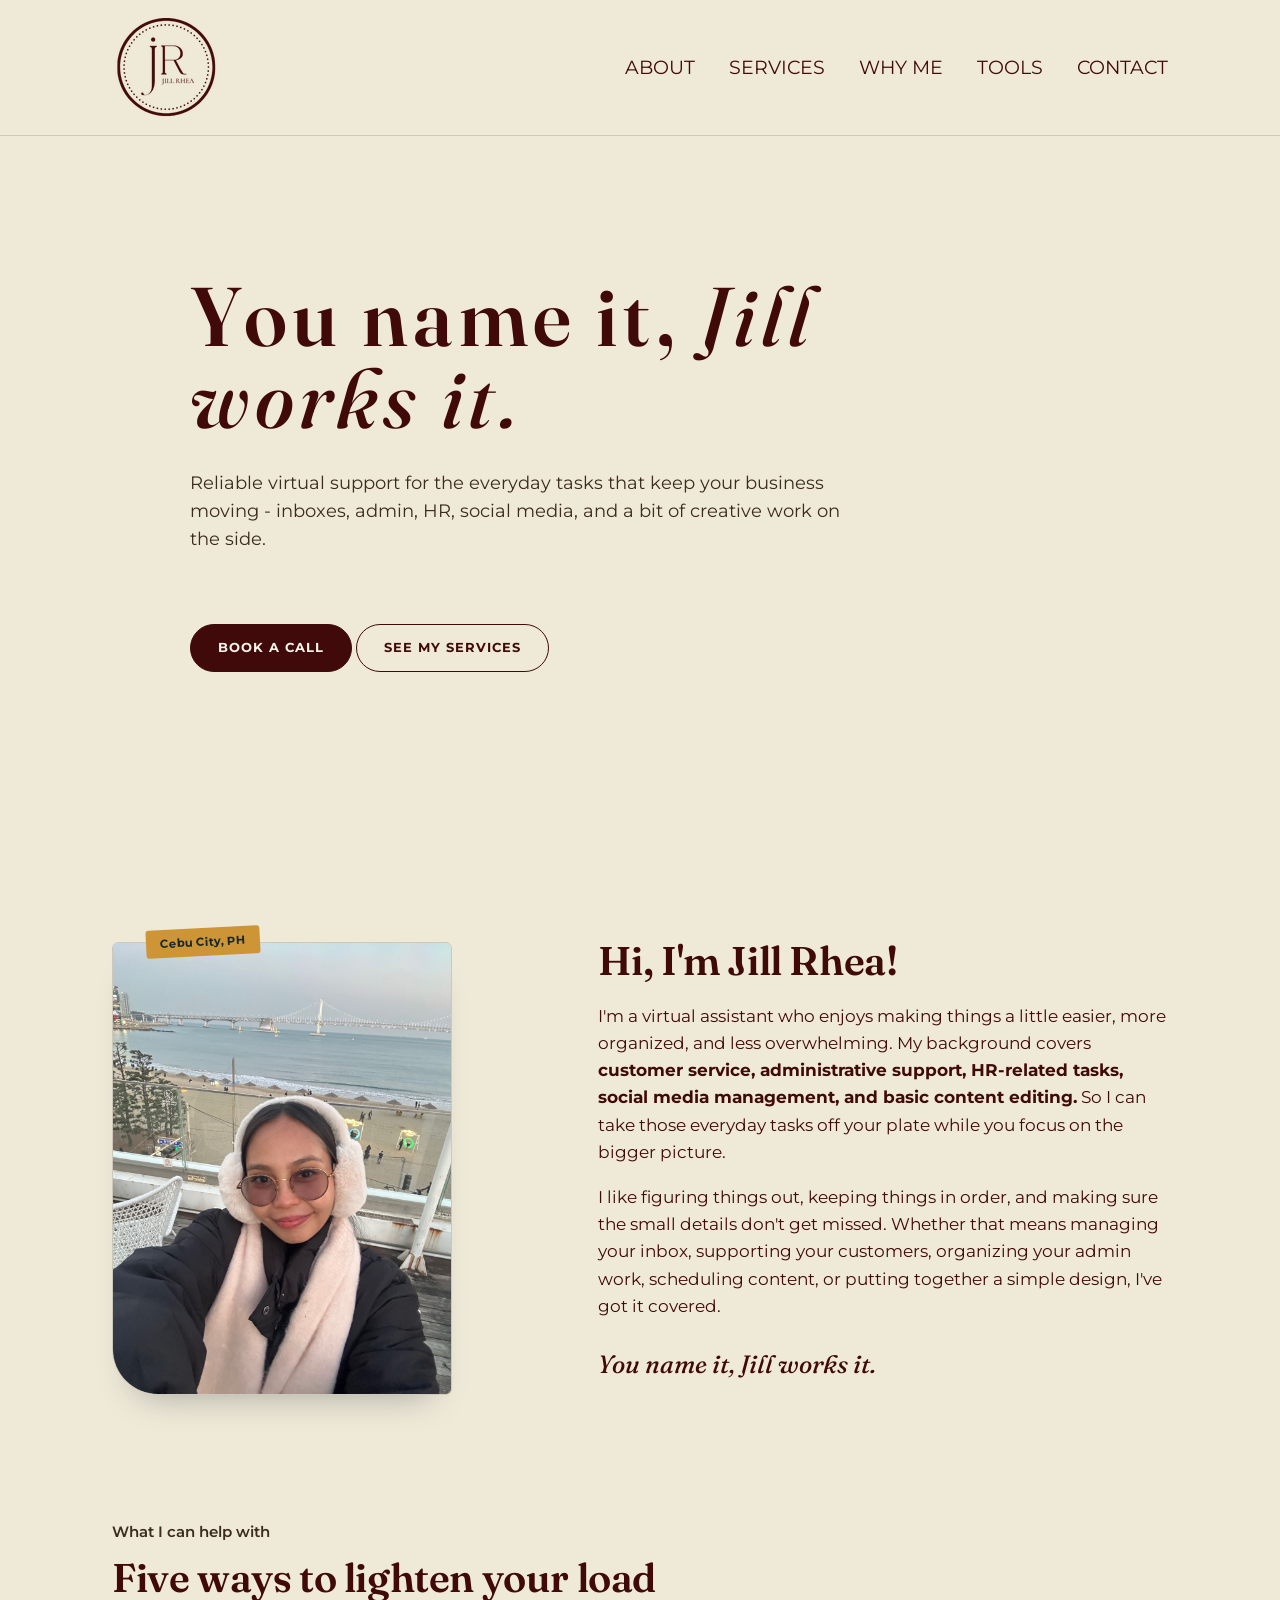
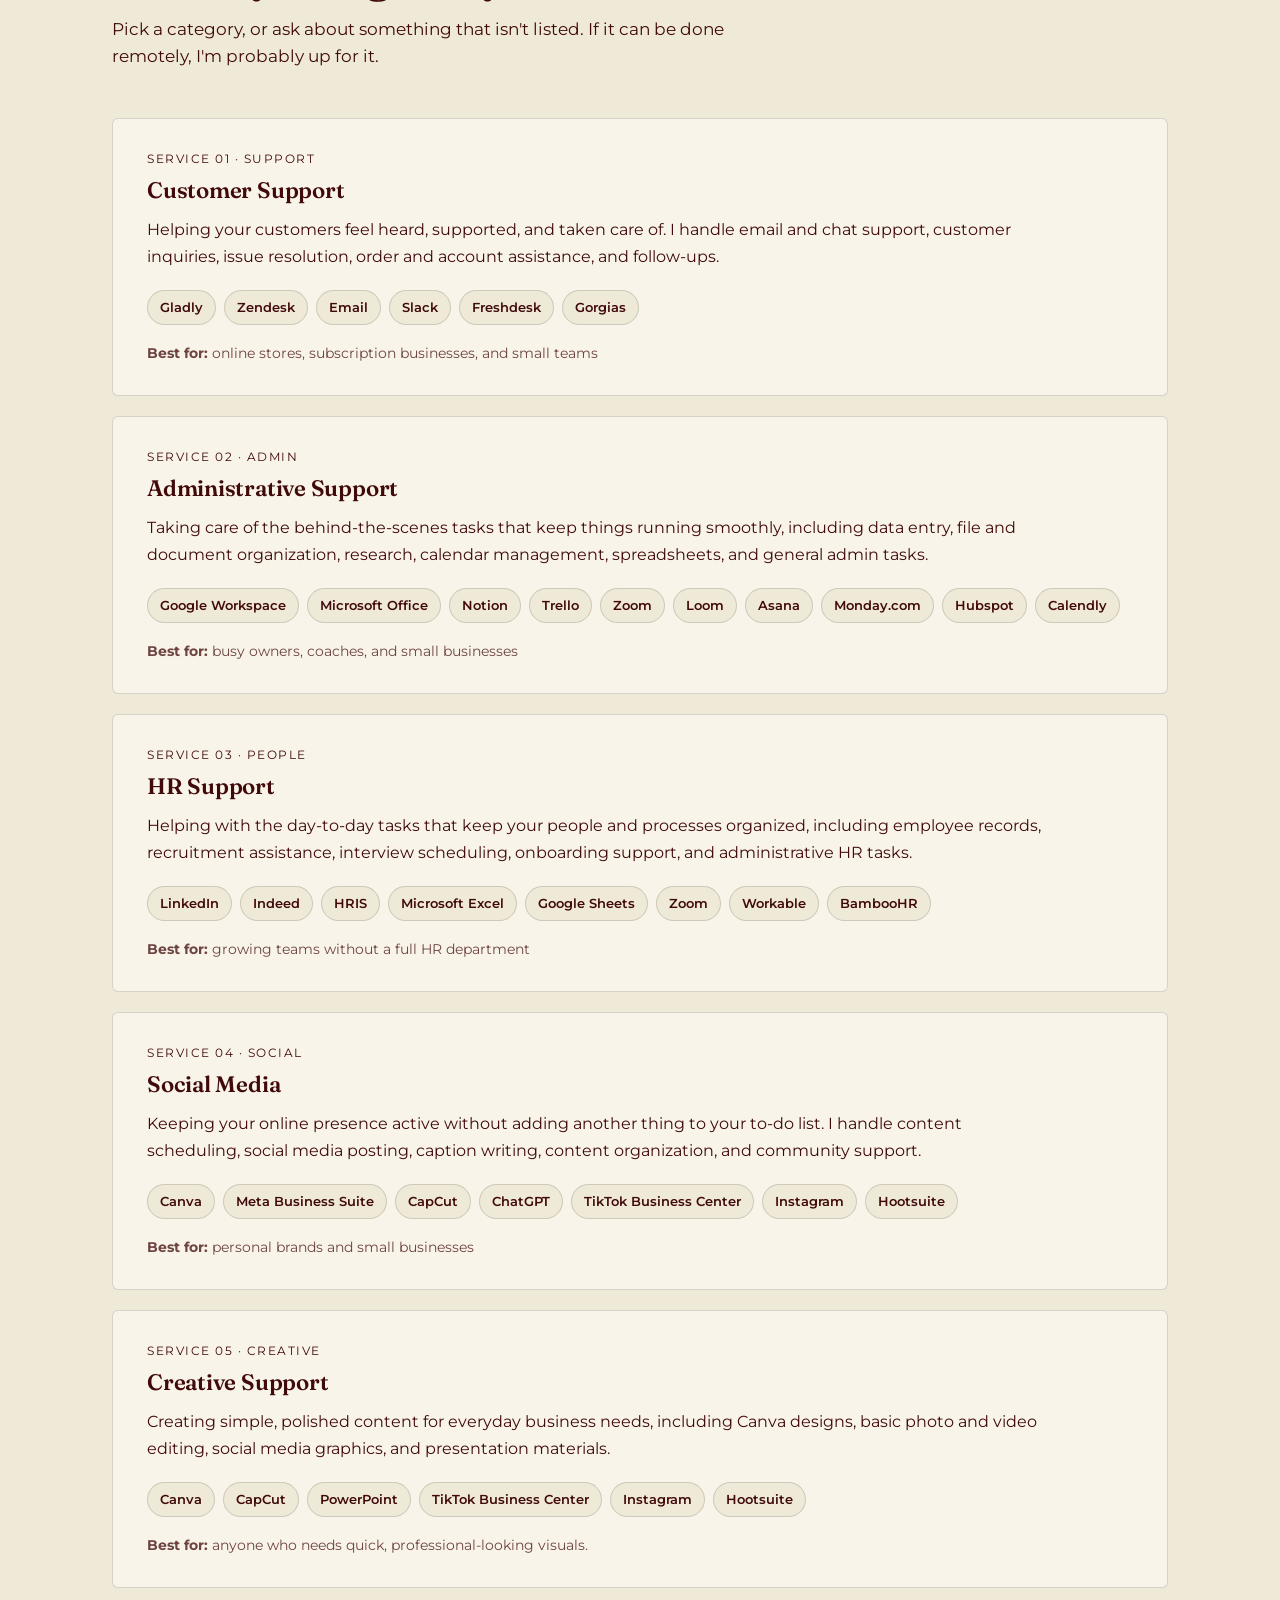
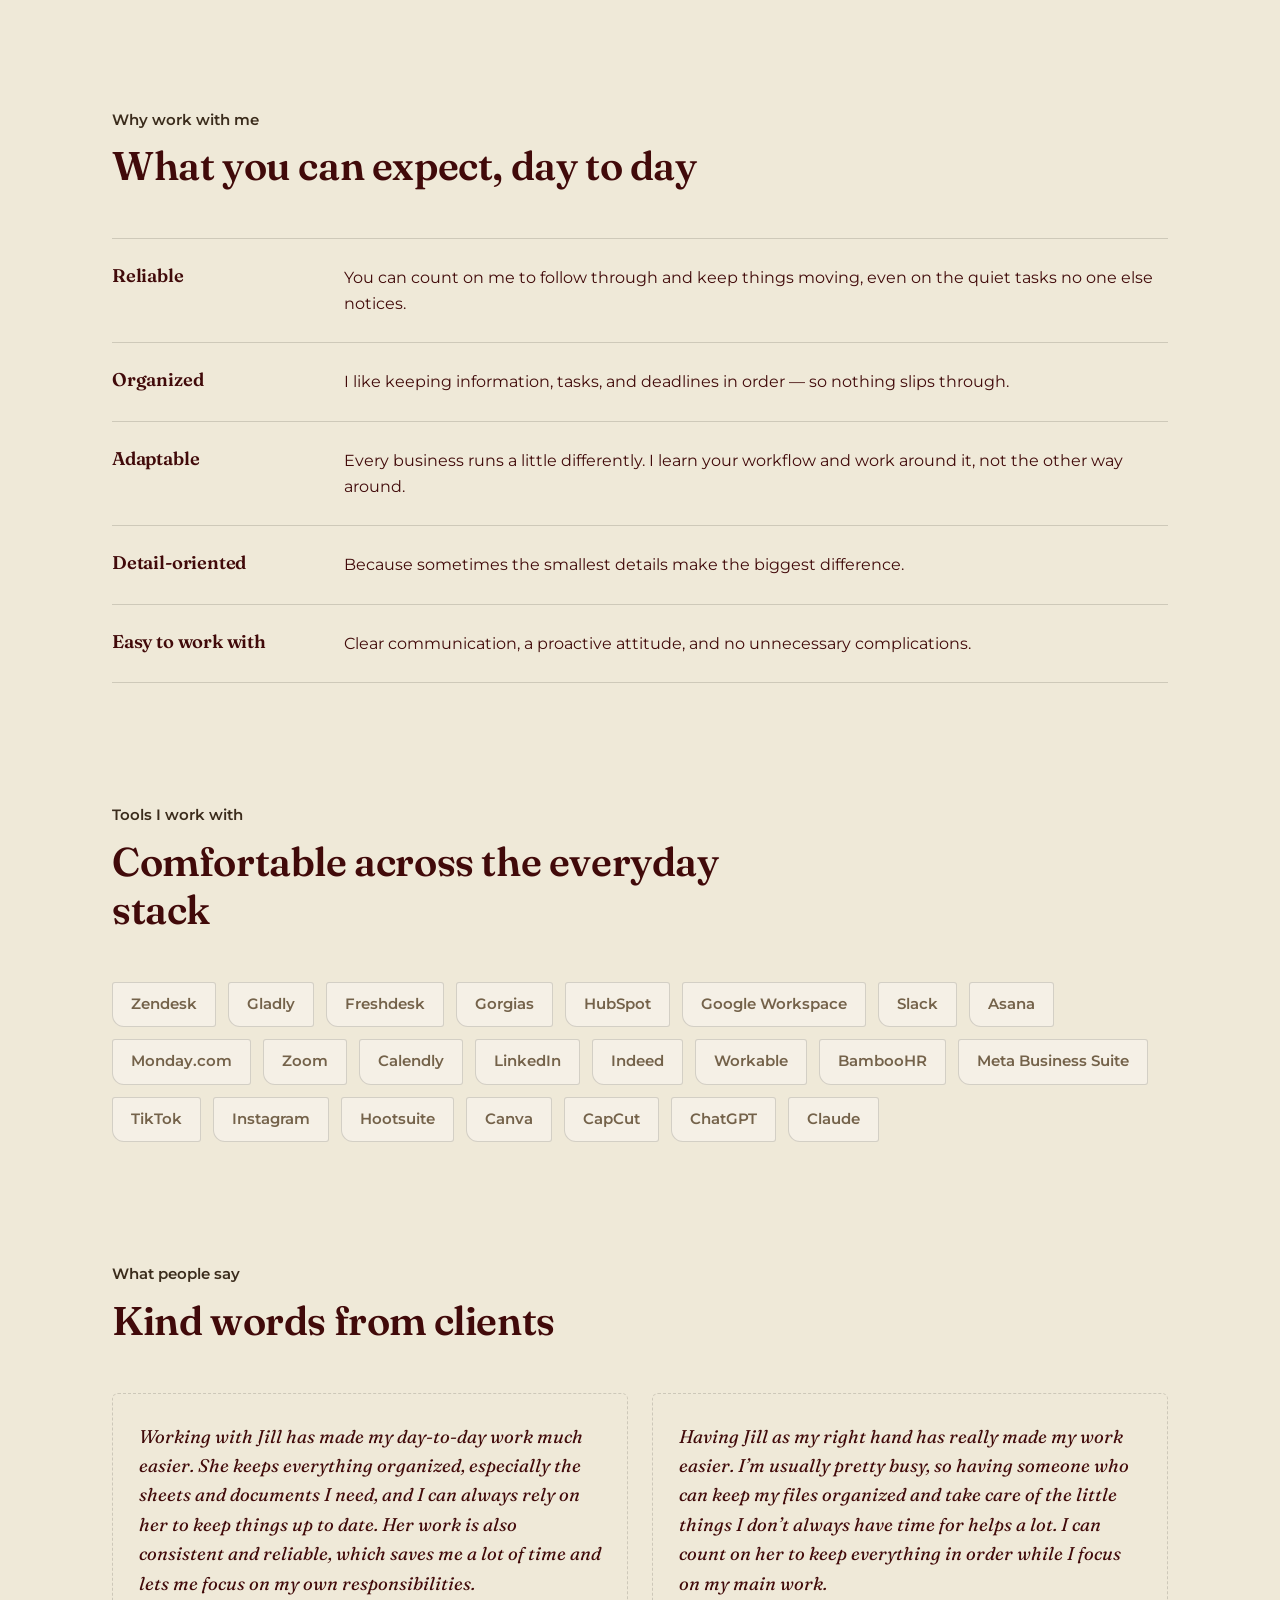
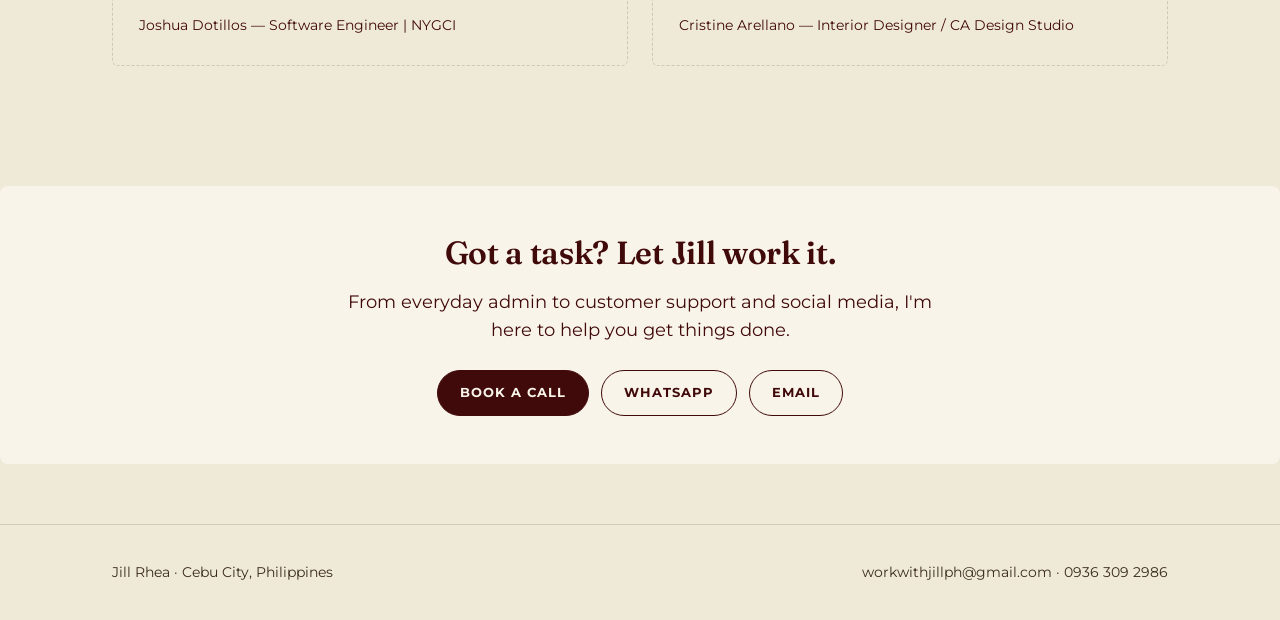
<file: index.html>
<!DOCTYPE html>
<html lang="en">

<head>
    <meta charset="UTF-8">
    <meta name="viewport" content="width=device-width, initial-scale=1.0">
    <title>Jill Rhea</title>

    <!-- Favicons -->
    <link href="Content/assets/img/favicon.png" rel="icon">
    <link href="Content/assets/img/apple-touch-icon.png" rel="apple-touch-icon">

    <!-- Fonts -->
    <link rel="preconnect" href="https://fonts.googleapis.com">
    <link rel="preconnect" href="https://fonts.gstatic.com" crossorigin>
    <link
        href="https://fonts.googleapis.com/css2?family=Fraunces:ital,opsz,wght@0,9..144,300;0,9..144,450;0,9..144,600;0,9..144,700;1,9..144,500&family=Inter:wght@400;500;600;700&display=swap"
        rel="stylesheet">
    <link
        href="https://fonts.googleapis.com/css2?family=Montserrat:ital,wght@0,100..900;1,100..900&family=Poppins:ital,wght@0,100;0,200;0,300;0,400;0,500;0,600;0,700;0,800;0,900;1,100;1,200;1,300;1,400;1,500;1,600;1,700;1,800;1,900&display=swap"
        rel="stylesheet">

    <!-- Vendor CSS -->
    <link href="Content/assets/vendor/bootstrap/css/bootstrap.min.css" rel="stylesheet">
    <link href="Content/assets/vendor/bootstrap-icons/bootstrap-icons.css" rel="stylesheet">
    <link href="Content/assets/vendor/aos/aos.css" rel="stylesheet">
    <link href="Content/assets/vendor/glightbox/css/glightbox.min.css" rel="stylesheet">
    <link href="Content/assets/vendor/swiper/swiper-bundle.min.css" rel="stylesheet">

    <!-- Main CSS -->
    <link href="Content/assets/css/main.css" rel="stylesheet">
</head>

<body>

    <!-- Header -->
    <header class="site">
        <nav class="nav"> <span class="logo-name"> <a href="#"><img src="./Content/assets/img/logo.png" alt="logo"
                    class="img-fluid"></a> </span> <input type="checkbox" id="nav-toggle"> <label for="nav-toggle"
                class="burger"> <span></span> <span></span> <span></span>
            </label>
            <ul class="navlinks">
                <li><a href="#about">About</a></li>
                <li><a href="#services">Services</a></li>
                <li><a href="#why">Why me</a></li>
                <li><a href="#tools">Tools</a></li>
                <li><a href="#contact">Contact</a></li>
            </ul>
        </nav>
    </header>

    <main id="top">
        <!-- Hero Section -->
        <section class="hero">
            <div class="container">
                <div class="hero-content">
                    <h1> You name it, <em>Jill<br> works it.</em> </h1>
                    <p class="lede"> Reliable virtual support for the everyday tasks that keep your business moving -
                        inboxes, admin, HR, social media, and a bit of creative work on the side. </p>
                    <a href="https://calendar.app.google/up792wfRcFmNSrAy9" target="_blank" class="btn btn-primary">Book a Call</a>
                    <a href="#services" class="btn btn-secondary">See my Services</a>
                </div>
            </div>
        </section>
        <!-- End Hero Section -->

        <!-- About Section -->
        <section class="about" id="about">
            <div class="wrap">
                <div class="photo-frame"> <span class="pin">Cebu City, PH</span> <img
                        src="./Content/assets/img/profile-img.png" alt="Jill Rhea Arnaiz"> </div>
                <div>
                    <h2>Hi, I'm Jill Rhea!</h2>
                    
                    <p> I'm a virtual assistant who enjoys making things a little easier, more organized, and less overwhelming. My
                        background covers <strong>customer service, administrative support, HR-related tasks, social media management, and basic
                        content editing.</strong> So I can take those everyday tasks off your plate while you focus on the bigger picture. </p>
                    <p> I like figuring things out, keeping things in order, and making sure the small details don't get missed. Whether
                        that means managing your inbox, supporting your customers, organizing your admin work, scheduling content, or
                        putting together a simple design, I've got it covered. </p>
                    <p class="lead-line"> <em>You name it, Jill works it.</em> </p>
                    </div>
            </div>
        </section>
        <!-- End About Section -->

        <!-- Services Section -->
        <section id="services">
            <div class="wrap">

                <div class="section-head">
                    <div class="kicker">What I can help with</div>
                    <h2>Five ways to lighten your load</h2>
                    <p>
                        Pick a category, or ask about something that isn't listed.
                        If it can be done remotely, I'm probably up for it.
                    </p>
                </div>

                <div class="services-list">

                    <!-- Service 01 -->
                    <div class="sv">
                        <span class="k">Service 01 · Support</span>

                        <h3>Customer Support</h3>

                        <p>
                            Helping your customers feel heard, supported, and taken care of.
                            I handle email and chat support, customer inquiries, issue resolution,
                            order and account assistance, and follow-ups.
                        </p>

                        <ul class="chips">
                            <li>Gladly</li>
                            <li>Zendesk</li>
                            <li>Email</li>
                            <li>Slack</li>
                            <li>Freshdesk</li>
                            <li>Gorgias</li>
                        </ul>

                        <p class="best">
                            <b>Best for:</b> online stores, subscription businesses, and small teams
                        </p>
                    </div>

                    <!-- Service 02 -->
                    <div class="sv">
                        <span class="k">Service 02 · Admin</span>

                        <h3>Administrative Support</h3>

                        <p>
                            Taking care of the behind-the-scenes tasks that keep things running
                            smoothly, including data entry, file and document organization,
                            research, calendar management, spreadsheets, and general admin tasks.
                        </p>

                        <ul class="chips">
                            <li>Google Workspace</li>
                            <li>Microsoft Office</li>
                            <li>Notion</li>
                            <li>Trello</li>
                            <li>Zoom</li>
                            <li>Loom</li>
                            <li>Asana</li>
                            <li>Monday.com</li>
                            <li>Hubspot</li>
                            <li>Calendly</li>
                        </ul>

                        <p class="best">
                            <b>Best for:</b> busy owners, coaches, and small businesses
                        </p>
                    </div>

                    <!-- Service 03 -->
                    <div class="sv">
                        <span class="k">Service 03 · People</span>

                        <h3>HR Support</h3>

                        <p>
                            Helping with the day-to-day tasks that keep your people and processes
                            organized, including employee records, recruitment assistance,
                            interview scheduling, onboarding support, and administrative HR tasks.
                        </p>

                        <ul class="chips">
                            <li>LinkedIn</li>
                            <li>Indeed</li>
                            <li>HRIS</li>
                            <li>Microsoft Excel</li>
                            <li>Google Sheets</li>
                            <li>Zoom</li>
                            <li>Workable</li>
                            <li>BambooHR</li>
                        </ul>

                        <p class="best">
                            <b>Best for:</b> growing teams without a full HR department
                        </p>
                    </div>

                    <!-- Service 04 -->
                    <div class="sv">
                        <span class="k">Service 04 · Social</span>

                        <h3>Social Media</h3>

                        <p>
                            Keeping your online presence active without adding another thing
                            to your to-do list. I handle content scheduling, social media posting,
                            caption writing, content organization, and community support.
                        </p>

                        <ul class="chips">
                            <li>Canva</li>
                            <li>Meta Business Suite</li>
                            <li>CapCut</li>
                            <li>ChatGPT</li>
                            <li>TikTok Business Center</li>
                            <li>Instagram</li>
                            <li>Hootsuite</li>
                        </ul>

                        <p class="best">
                            <b>Best for:</b> personal brands and small businesses
                        </p>
                    </div>

                    <!-- Service 05 -->
                    <div class="sv">
                        <span class="k">Service 05 · Creative</span>

                        <h3>Creative Support</h3>

                        <p>
                            Creating simple, polished content for everyday business needs,
                            including Canva designs, basic photo and video editing,
                            social media graphics, and presentation materials.
                        </p>

                        <ul class="chips">
                            <li>Canva</li>
                            <li>CapCut</li>
                            <li>PowerPoint</li>
                            <li>TikTok Business Center</li>
                            <li>Instagram</li>
                            <li>Hootsuite</li>
                        </ul>

                        <p class="best">
                            <b>Best for:</b> anyone who needs quick, professional-looking visuals.
                        </p>
                    </div>

                </div>

            </div>
        </section>
        <!-- End Services Section -->

        <!-- Why Section -->
        <section id="why">
            <div class="wrap">
                <div class="section-head">
                    <div class="kicker">Why work with me</div>
                    <h2>What you can expect, day to day</h2>
                </div>
                <div class="why-list">
                    <div class="why-item">
                        <h3>Reliable</h3>
                        <p> You can count on me to follow through and keep things moving, even on the quiet tasks no one
                            else notices. </p>
                    </div>
                    <div class="why-item">
                        <h3>Organized</h3>
                        <p> I like keeping information, tasks, and deadlines in order — so nothing slips through. </p>
                    </div>
                    <div class="why-item">
                        <h3>Adaptable</h3>
                        <p> Every business runs a little differently. I learn your workflow and work around it, not the
                            other way around. </p>
                    </div>
                    <div class="why-item">
                        <h3>Detail-oriented</h3>
                        <p> Because sometimes the smallest details make the biggest difference. </p>
                    </div>
                    <div class="why-item">
                        <h3>Easy to work with</h3>
                        <p> Clear communication, a proactive attitude, and no unnecessary complications. </p>
                    </div>
                </div>
            </div>
        </section>
        <!-- End Why Section -->

        <!-- Tools Section -->
        <section id="tools">
            <div class="wrap">
                <div class="section-head">
                    <div class="kicker">Tools I work with</div>
                    <h2>Comfortable across the everyday stack</h2>
                </div>
                <div class="tools-wrap">
                    <span class="tool-chip">Zendesk</span>
                    <span class="tool-chip">Gladly</span>
                    <span class="tool-chip">Freshdesk</span>
                    <span class="tool-chip">Gorgias</span>
                    <span class="tool-chip">HubSpot</span>
                    <span class="tool-chip">Google Workspace</span>
                    <span class="tool-chip">Slack</span>
                    <span class="tool-chip">Asana</span>
                    <span class="tool-chip">Monday.com</span>
                    <span class="tool-chip">Zoom</span>
                    <span class="tool-chip">Calendly</span>
                    <span class="tool-chip">LinkedIn</span>
                    <span class="tool-chip">Indeed</span>
                    <span class="tool-chip">Workable</span>
                    <span class="tool-chip">BambooHR</span>
                    <span class="tool-chip">Meta Business Suite</span>
                    <span class="tool-chip">TikTok</span>
                    <span class="tool-chip">Instagram</span>
                    <span class="tool-chip">Hootsuite</span>
                    <span class="tool-chip">Canva</span>
                    <span class="tool-chip">CapCut</span>
                    <span class="tool-chip">ChatGPT</span>
                    <span class="tool-chip">Claude</span>
                </div>
            </div>
        </section>
        <!-- End Tools Section -->

        <!-- Testimonials Section -->
        <section id="testimonials">
            <div class="wrap">
                <div class="section-head">
                    <div class="kicker">What people say</div>
                    <h2>Kind words from clients</h2>
                </div>
                <div class="testi-grid">
                    <div class="testi-card">
                        <p class="quote"> Working with Jill has made my day-to-day work much easier. She keeps everything organized, especially
                            the sheets and documents I need, and I can always rely on her to keep things up to date. Her work is also
                            consistent and reliable, which saves me a lot of time and lets me focus on my own responsibilities. </p>
                        <div class="who"> Joshua Dotillos — Software Engineer | NYGCI </div>
                    </div>
                    <div class="testi-card">
                        <p class="quote"> Having Jill as my right hand has really made my work easier. I’m usually pretty busy, so having
                            someone who can keep my files organized and take care of the little things I don’t always have time for helps a lot.
                            I can count on her to keep everything in order while I focus on my main work. </p>
                        <div class="who"> Cristine Arellano — Interior Designer / CA Design Studio </div>
                    </div>
                </div>
            </div>
        </section>
        <!-- End Testimonials Section -->

        <!-- Final CTA Section -->
        <!-- Final CTA Section -->
        <section class="final-cta" id="contact">
            <div class="cta">
                <h2>Got a task? Let Jill work it.</h2>

                <p>
                    From everyday admin to customer support and social media,
                    I'm here to help you get things done.
                </p>

                <div class="row">
                    <a class="btn"
                    href="https://calendar.app.google/up792wfRcFmNSrAy9"
                    target="_blank">
                        Book a call
                    </a>

                    <a class="btn alt"
                    href="https://wa.me/639363092986"
                    target="_blank">
                        WhatsApp
                    </a>

                    <a class="btn alt"
                    href="mailto:workwithjillph@gmail.com">
                        Email
                    </a>
                </div>
            </div>
        </section>
        <!-- End Final CTA Section -->
    </main>

    <!-- Footer -->
    <footer style="background: var(--paper);">
        <div class="wrap"> <span> Jill Rhea · Cebu City, Philippines </span> <span> <a
                    href="mailto:workwithjillph@gmail.com">workwithjillph@gmail.com</a> · <a
                    href="tel:+639363092986">0936 309 2986</a> </span> </div>
    </footer>
    <!-- End Footer Section -->

    <!-- Main JS -->
    <script src="Content/assets/js/main.js"></script>
</body>

</html>
</file>
<file: Content/assets/css/main.css>
/* ---------- ROOT / GLOBAL ---------- */

:root {
  --paper: #EFE9D8;
  --paper-2: #F8F4E9;
  --brown-orange: #74624A;
  --soft-cream: #F5F0E6;
  --dark-gray-brown: #3B2C1C;
  --dark-red: #410A0A;
  --dark-red-hover: #5A0F0F;
  --teal: #24444A;
  --teal-dark: #16292D;
  --teal-tint: #DCE6E4;
  --gold: #CE9536;
  --gold-soft: #F1DDB0;
  --line: rgba(35, 32, 27, 0.16);
  --radius-tab: 4px 16px 0 0;
}

* {
  box-sizing: border-box;
}

html {
  scroll-behavior: smooth;
}

body {
  margin: 0;
  background: var(--paper);
  color: var(--dark-gray-brown);
  font-family: 'Montserrat', 'Inter', sans-serif;
  font-size: 16px;
  line-height: 1.6;
  -webkit-font-smoothing: antialiased;
}

h1, h2, h3 {
  margin: 0;
  color: var(--dark-red);
  font-family: 'Fraunces', serif;
  font-weight: 600;
  letter-spacing: -0.01em;
}

a {
  color: inherit;
}

img {
  display: block;
  max-width: 100%;
}

.wrap {
  max-width: 1120px;
  margin: 0 auto;
  padding: 0 32px;
}

section {
  padding: 60px 0;
}

section[id] {
  scroll-margin-top: 90px;
}


/* ---------- NAVIGATION ---------- */

header.site {
  position: sticky;
  top: 0;
  z-index: 50;
  background: var(--paper);
  backdrop-filter: blur(6px);
  border-bottom: 1px solid var(--line);
}

.nav {
  max-width: 1120px;
  margin: 0 auto;
  padding: 18px 32px;
  display: flex;
  align-items: center;
  justify-content: space-between;
}

.logo-name {
  display: inline-flex;
  align-items: center;
  gap: 20px;
}

.wordmark {
  display: flex;
  align-items: baseline;
  gap: 8px;
  font-family: 'Fraunces', serif;
  font-size: 1.3rem;
  font-weight: 700;
  text-decoration: none;
}

.wordmark:hover {
  text-decoration: underline;
}

.navlinks {
  display: flex;
  gap: 34px;
  margin: 0;
  padding: 0;
  list-style: none;
  font-size: 0.94rem;
}

.navlinks a {
  padding-bottom: 3px;
  color: var(--dark-red);
  font-size: 19.4px;
  text-decoration: none;
  text-transform: uppercase;
  border-bottom: 1px solid transparent;
  transition: color .2s ease, border-color .2s ease;
}

.navlinks a:hover {
  color: var(--teal);
  border-color: var(--teal);
}

.nav-cta {
  padding: 10px 20px;
  background: var(--dark-gray-brown);
  color: var(--paper-2);
  border-radius: 3px 3px 3px 14px;
  font-size: 0.9rem;
  font-weight: 600;
  text-decoration: none;
  white-space: nowrap;
  transition: background .2s ease;
}

.nav-cta:hover {
  background: var(--teal-dark);
}

#nav-toggle, .burger {
  display: none;
}

/* ---------- HERO ---------- */

.hero {
  padding: 140px 0 205px;
}

.hero-content {
  max-width: 900px;
  margin: 0 auto;
  text-align: left;
}

.hero h1 {
  max-width: none;
  font-size: 83.2px;
  line-height: .98;
  letter-spacing: .35rem;
}

.hero h1 em {
  font-style: italic;
  font-weight: 500;
}

.hero p.lede {
  max-width: 660px;
  margin: 30px 0;
  color: var(--dark-gray-brown);
  font-size: 1.12rem;
  line-height: 1.55;
}

.taglist {
  display: flex;
  flex-wrap: wrap;
  gap: 10px;
  margin-top: 28px;
}

.taglist span {
  padding: 6px 14px;
  background: var(--soft-cream);
  color: var(--brown-orange);
  border: 1px solid var(--line);
  border-radius: 20px;
  font-size: .86rem;
}

.hero .btn {
  margin-top: 42px;
}


/* ---------- BUTTONS ---------- */

.btn {
  display: inline-flex;
  align-items: center;
  justify-content: center;
  padding: 13px 27px;
  background: var(--dark-red);
  color: var(--paper-2);
  border: 1px solid var(--dark-red);
  border-radius: 30px;
  font-size: 13px;
  font-weight: 700;
  letter-spacing: 1px;
  text-decoration: none;
  text-transform: uppercase;
  white-space: nowrap;
  transition: background .2s ease, border-color .2s ease, color .2s ease, transform .2s ease;
}

.btn:hover {
  background: transparent;
  border-color: var(--dark-red);
  color: var(--dark-red);
  transform: translateY(-2px);
}

.btn.ghost {
  margin-left: 14px;
  background: transparent;
  color: var(--teal);
  border-color: var(--dark-gray-brown);
}

.btn.ghost:hover {
  background: var(--teal);
  color: var(--paper-2);
}

.hero .btn.btn-secondary {
  margin-top: 42px;
  background: transparent;
  color: var(--dark-red);
  border-color: var(--dark-red);
}

.hero .btn.btn-secondary:hover {
  background: var(--dark-red-hover);
  border-color: var(--dark-red-hover);
  color: #fff;
}

.btn-radius {
  border-radius: 100px !important;
}


/* ---------- HERO CARD STACK ---------- */

.stack {
  position: relative;
  height: 340px;
}

.card-stack {
  position: absolute;
  width: 78%;
  padding: 20px 22px;
  background: var(--paper-2);
  border: 1px solid var(--line);
  border-radius: var(--radius-tab);
  box-shadow: 0 18px 30px -18px rgba(23, 41, 45, .25);
}

.card-stack .tab {
  position: absolute;
  top: -13px;
  left: 20px;
  padding: 4px 12px;
  background: var(--gold);
  color: var(--teal-dark);
  border-radius: 4px 4px 0 0;
  font-size: .72rem;
  font-weight: 600;
  letter-spacing: .02em;
}

.card-stack ul {
  margin: 14px 0 0;
  padding: 0;
  list-style: none;
  color: var(--dark-red);
  font-size: .88rem;
}

.card-stack li {
  display: flex;
  align-items: flex-start;
  gap: 8px;
  padding: 5px 0;
}

.card-stack li::before {
  content: "✓";
  flex: 0 0 auto;
  color: var(--dark-gray-brown);
  font-weight: 700;
}

.c1 {
  top: 0;
  left: 0;
  z-index: 1;
  transform: rotate(-6deg);
}

.c2 {
  top: 56px;
  left: 14%;
  z-index: 2;
  transform: rotate(3deg);
}

.c3 {
  top: 120px;
  left: 4%;
  z-index: 3;
  width: 70%;
  transform: rotate(-2deg);
}

.c1 .tab {
  background: var(--teal-tint);
}

.c2 .tab {
  background: var(--gold-soft);
}


/* ---------- SECTION HEAD ---------- */

.kicker {
  margin-bottom: 10px;
  color: var(--dark-gray-brown);
  font-size: .95rem;
  font-weight: 600;
}

.section-head {
  max-width: 640px;
  margin-bottom: 48px;
}

.section-head h2 {
  font-size: clamp(1.8rem, 3.4vw, 2.5rem);
}

.section-head p {
  margin-top: 14px;
  color: var(--dark-red);
  font-size: 1.05rem;
}


/* ---------- ABOUT ---------- */

.about .wrap {
  display: grid;
  grid-template-columns: .85fr 1.15fr;
  gap: 64px;
  align-items: center;
}

.photo-frame {
  position: relative;
  width: 100%;
  max-width: 340px;
}

.photo-frame img {
  border: 1px solid var(--line);
  border-radius: 6px 6px 6px 46px;
  box-shadow: 0 22px 34px -22px rgba(23, 41, 45, .35);
}

.photo-frame .pin {
  position: absolute;
  top: -14px;
  left: 34px;
  padding: 5px 14px;
  background: var(--gold);
  color: var(--teal-dark);
  border-radius: 3px;
  font-size: .72rem;
  font-weight: 700;
  transform: rotate(-3deg);
}

.about h2 {
  font-size: 40px;
}

.about p {
  max-width: 56ch;
  margin-top: 18px;
  color: var(--dark-red);
  font-size: 17px;
}

.about p.lead-line {
  margin-top: 24px;
  color: var(--dark-red);
  font-family: 'Fraunces', serif;
  font-size: 25px;
  font-weight: 450;
}


/* ---------- SERVICES ---------- */

.services-list {
  display: flex;
  flex-direction: column;
  gap: 20px;
}

.sv {
  position: relative;
  overflow: hidden;
  width: 100%;
  padding: 30px 34px;
  background: var(--paper-2);
  color: var(--dark-red);
  border: 1px solid var(--line);
  border-radius: 6px;
  transition: transform .25s ease, border-color .25s ease, background .25s ease, color .25s ease, box-shadow .25s ease;
}

.sv::before {
  content: "";
  position: absolute;
  top: 0;
  left: -120%;
  width: 45%;
  height: 100%;
  background: linear-gradient(90deg, transparent, rgba(255, 255, 255, .35), transparent);
  transform: skewX(-20deg);
  transition: left .5s ease;
  pointer-events: none;
}

.sv:hover {
  background: var(--paper-2);
  color: var(--dark-red);
  border-color: var(--dark-red);
  box-shadow: 0 10px 25px rgba(65, 10, 10, .10), 0 0 0 3px rgba(65, 10, 10, .035);
  transform: translateY(-4px);
}

.sv:hover::before {
  left: 130%;
}

.sv .k {
  display: block;
  margin-bottom: 8px;
  color: var(--dark-red);
  font-size: .78rem;
  font-weight: 400;
  letter-spacing: 1.5px;
  text-transform: uppercase;
}

.sv h3 {
  margin-bottom: 12px;
  font-size: 1.4rem;
}

.sv > p:not(.best) {
  max-width: 900px;
  margin: 0 0 20px;
  color: var(--dark-red);
  line-height: 1.7;
}

.chips {
  display: flex;
  flex-wrap: wrap;
  gap: 8px;
  margin: 0 0 18px;
  padding: 0;
  list-style: none;
}

.chips li {
  padding: 6px 12px;
  background: var(--paper);
  color: var(--dark-red);
  border: 1px solid var(--line);
  border-radius: 50px;
  font-size: .82rem;
  font-weight: 600;
}

.sv .best {
  margin: 0;
  color: var(--dark-red);
  font-size: .85rem;
  opacity: .75;
}

.sv .best b {
  color: var(--dark-red);
  opacity: 1;
}

/* ---------- TOOLS ---------- */

.tools-wrap {
  display: flex;
  flex-wrap: wrap;
  gap: 12px;
}

.tool-chip {
  position: relative;
  overflow: hidden;
  padding: 10px 18px;
  background: var(--soft-cream);
  color: var(--brown-orange);
  border: 1px solid var(--line);
  border-radius: 3px 3px 3px 12px;
  cursor: default;
  font-size: .92rem;
  font-weight: 600;
  transition: transform .25s ease, border-color .25s ease, background .25s ease, color .25s ease, box-shadow .25s ease;
}

.tool-chip::before {
  content: "";
  position: absolute;
  top: 0;
  left: -120%;
  width: 80%;
  height: 100%;
  background: linear-gradient(90deg, transparent, rgba(255, 255, 255, .35), transparent);
  transform: skewX(-20deg);
  transition: left .5s ease;
}

.tool-chip:hover {
  background: var(--paper-2);
  color: var(--dark-red);
  border-color: var(--dark-red);
  box-shadow: 0 8px 18px rgba(65, 10, 10, .10), 0 0 0 3px rgba(65, 10, 10, .035);
  transform: translateY(-4px);
}

.tool-chip:hover::before {
  left: 130%;
}

.tools-note {
  max-width: 52ch;
  margin-top: 22px;
  color: var(--dark-red);
  font-size: .95rem;
}

/* ---------- WHY ---------- */

.why-list {
  border-top: 1px solid var(--line);
}

.why-item {
  display: grid;
  grid-template-columns: 200px 1fr;
  gap: 32px;
  padding: 26px 0;
  border-bottom: 1px solid var(--line);
}

.why-item h3 {
  color: var(--dark-red);
  font-size: 1.15rem;
}

.why-item p {
  margin: 0;
  color: var(--dark-red);
}

/* ---------- PORTFOLIO ---------- */

.folder-grid {
  display: grid;
  grid-template-columns: repeat(3, 1fr);
  gap: 28px 24px;
}

.folder-card {
  position: relative;
  display: block;
  padding: 26px 22px 24px;
  background: var(--paper-2);
  color: inherit;
  border: 1px solid var(--line);
  border-radius: var(--radius-tab);
  cursor: pointer;
  text-decoration: none;
  transition: transform .3s ease, box-shadow .3s ease, border-color .3s ease;
}

.folder-card:hover {
  border-color: var(--dark-gray-brown);
  box-shadow: 0 10px 24px rgba(59, 44, 28, .08);
  transform: scale(1.025);
}

.folder-card .sample-tag {
  position: absolute;
  top: -12px;
  left: 20px;
  padding: 4px 10px;
  background: var(--dark-gray-brown);
  color: var(--paper-2);
  border-radius: 3px 3px 0 0;
  font-size: .68rem;
  font-weight: 700;
  letter-spacing: .03em;
}

.folder-card h3 {
  margin-top: 6px;
  font-size: 1.1rem;
  transition: transform .3s ease;
}

.folder-card:hover h3 {
  transform: translateX(2px);
}

.folder-card p {
  margin-top: 10px;
  color: var(--dark-red);
  font-size: .94rem;
}

.folder-link {
  display: flex;
  align-items: center;
  justify-content: flex-end;
  gap: 6px;
  margin-top: 20px;
  color: var(--dark-red);
  font-size: .75rem;
  font-weight: 700;
  letter-spacing: .04em;
  text-transform: uppercase;
  opacity: .55;
  transition: opacity .3s ease, transform .3s ease;
}

.folder-card:hover .folder-link {
  opacity: 1;
  transform: translate(2px, -2px);
}

.folder-link i {
  font-size: .9rem;
  transition: transform .3s ease;
}

.folder-card:hover .folder-link i {
  transform: translate(2px, -2px);
}

.folder-note {
  margin-top: 26px;
  color: var(--dark-red);
  font-size: .92rem;
  font-style: italic;
}


/* ---------- PORTFOLIO DETAILS ---------- */

.portfolio-details {
  padding: 104px 0;
}

.portfolio-details .container {
  max-width: 1120px;
}

.portfolio-details-slider {
  overflow: hidden;
  background: var(--paper-2);
  border: 1px solid var(--line);
  border-radius: 6px;
}

.portfolio-details-slider .swiper-slide {
  display: flex;
  align-items: center;
  justify-content: center;
}

.portfolio-details-slider img {
  display: block;
  width: 100%;
  height: auto;
}

.portfolio-details-slider .swiper-pagination {
  position: relative;
  padding: 16px 0;
}

.portfolio-details-slider .swiper-pagination-bullet {
  background: var(--dark-gray-brown);
  opacity: .35;
}

.portfolio-details-slider .swiper-pagination-bullet-active {
  opacity: 1;
}

.portfolio-details .portfolio-info {
  padding: 28px;
  background: var(--paper-2);
  border: 1px solid var(--line);
  border-radius: 6px;
}

.portfolio-details .portfolio-info h3 {
  margin-bottom: 20px;
  font-family: 'Fraunces', serif;
  font-size: 1.35rem;
}

.portfolio-details .portfolio-info ul {
  margin: 0;
  padding: 0;
  list-style: none;
}

.portfolio-details .portfolio-info li {
  display: flex;
  align-items: flex-start;
  gap: 6px;
  padding: 12px 0;
  color: var(--dark-red);
  border-bottom: 1px solid var(--line);
  font-size: .92rem;
}

.portfolio-details .portfolio-info li:last-child {
  border-bottom: 0;
}

.portfolio-details .portfolio-info strong {
  flex-shrink: 0;
  margin: 0;
  color: var(--dark-red);
}

.portfolio-details .portfolio-description {
  margin-top: 28px;
}

.portfolio-details .portfolio-description h2 {
  margin-bottom: 18px;
  font-size: clamp(1.8rem, 3vw, 2.4rem);
}

.portfolio-details .portfolio-description p {
  margin-bottom: 0;
  color: var(--dark-red);
}


/* ---------- TESTIMONIALS ---------- */

.testi-grid {
  display: grid;
  grid-template-columns: 1fr 1fr;
  gap: 24px;
}

.testi-card {
  padding: 28px 26px;
  background: transparent;
  color: var(--dark-red);
  border: 1.5px dashed var(--line);
  border-radius: 6px;
}

.testi-card p.quote {
  margin: 0;
  color: var(--dark-red);
  font-family: 'Fraunces', serif;
  font-size: 1.15rem;
  font-style: italic;
}

.testi-card .who {
  margin-top: 16px;
  color: var(--dark-red);
  font-size: .88rem;
}


/* ---------- FINAL CTA ---------- */

.final-cta {
  padding: 60px 0;
  background: transparent;
}

.final-cta .cta {
  width: 100%;
  padding: 48px 50px;
  background: var(--paper-2);
  color: var(--dark-red);
  border-radius: 8px;
  text-align: center;
}

.final-cta h2 {
  color: var(--dark-red);
}

.final-cta p {
  max-width: 50ch;
  margin: 16px auto 26px;
  color: var(--dark-red);
  font-size: 1.1rem;
  line-height: 1.6;
}

.final-cta .row {
  display: flex;
  flex-wrap: nowrap;
  align-items: center;
  justify-content: center;
  gap: 12px;
}

.final-cta .btn {
  display: inline-flex;
  width: auto;
  margin: 0;
  padding: 12px 22px;
  font-size: 13px;
}

.final-cta .btn.alt {
  background: transparent;
  color: var(--dark-red);
  border-color: var(--dark-red);
}

.final-cta .btn.alt:hover {
  background: var(--dark-red);
  color: var(--paper-2);
}


/* ---------- FOOTER ---------- */

footer {
  padding: 36px 0;
  border-top: 1px solid var(--line);
}

footer .wrap {
  display: flex;
  flex-wrap: wrap;
  justify-content: space-between;
  gap: 16px;
  font-size: .9rem;
}

footer a {
  text-decoration: none;
}

footer a:hover {
  text-decoration: underline;
}


/* ---------- MOBILE RESPONSIVE ---------- */

@media (max-width: 900px) {
  .folder-grid {
    grid-template-columns: 1fr 1fr;
  }
}

@media (max-width: 820px) {
  section[id] {
    scroll-margin-top: 95px;
  }

  .about .wrap {
    grid-template-columns: 1fr;
  }

  .navlinks {
    position: absolute;
    top: 100%;
    left: 0;
    right: 0;
    display: flex;
    flex-direction: column;
    gap: 0;
    max-height: 0;
    overflow: hidden;
    background: var(--paper-2);
    border-bottom: 1px solid var(--line);
    transition: max-height .3s ease;
  }

  .navlinks a {
    display: block;
    padding: 14px 32px;
    border-bottom: 1px solid var(--line);
  }

  .nav-cta {
    display: none;
  }

  .burger {
    display: flex;
    flex-direction: column;
    gap: 5px;
    padding: 6px;
    cursor: pointer;
  }

  .burger span {
    width: 22px;
    height: 2px;
    background: var(--dark-red);
  }

  #nav-toggle:checked ~ .navlinks {
    max-height: 400px;
  }

  section {
    padding: 45px 0;
  }

  .wrap {
    padding: 0 22px;
  }

  .hero {
    padding: 75px 0;
  }

  .hero h1 {
    font-size: clamp(3rem, 14vw, 4.5rem);
  }

  .hero p.lede {
    margin-top: 24px;
    padding: 0 10px;
    font-size: 1rem;
  }

  .taglist {
    gap: 7px;
    margin-top: 24px;
  }

  .taglist span {
    padding: 8px 11px;
    font-size: .74rem;
  }

  .hero .btn {
    margin-top: 32px;
  }

  .photo-frame img {
    width: 60%;
    justify-self: center;
  }

  .photo-frame .pin {
    left: 105px;
  }

  .portfolio-details {
    padding: 70px 0;
  }

  .testi-grid {
    grid-template-columns: 1fr;
  }
}

@media (max-width: 700px) {
  .why-item {
    grid-template-columns: 1fr;
    gap: 8px;
  }
}

@media (max-width: 600px) {
  .folder-grid {
    grid-template-columns: 1fr;
  }

  .portfolio-details {
    padding: 50px 0;
  }

  .portfolio-details .portfolio-info {
    padding: 22px;
  }
}

@media (max-width: 560px) {
  .sv {
    padding: 24px 22px;
  }

  .sv h3 {
    font-size: 1.25rem;
  }

  .sv > p:not(.best) {
    line-height: 1.6;
  }

  .chips {
    gap: 6px;
  }

  .chips li {
    padding: 5px 10px;
    font-size: .78rem;
  }

  .final-cta {
    padding: 40px 0;
  }

  .final-cta .cta {
    padding: 34px 24px;
  }

  .final-cta .row {
    flex-direction: column;
    align-items: stretch;
  }

  .final-cta .btn {
    width: 100%;
  }
}
</file>
